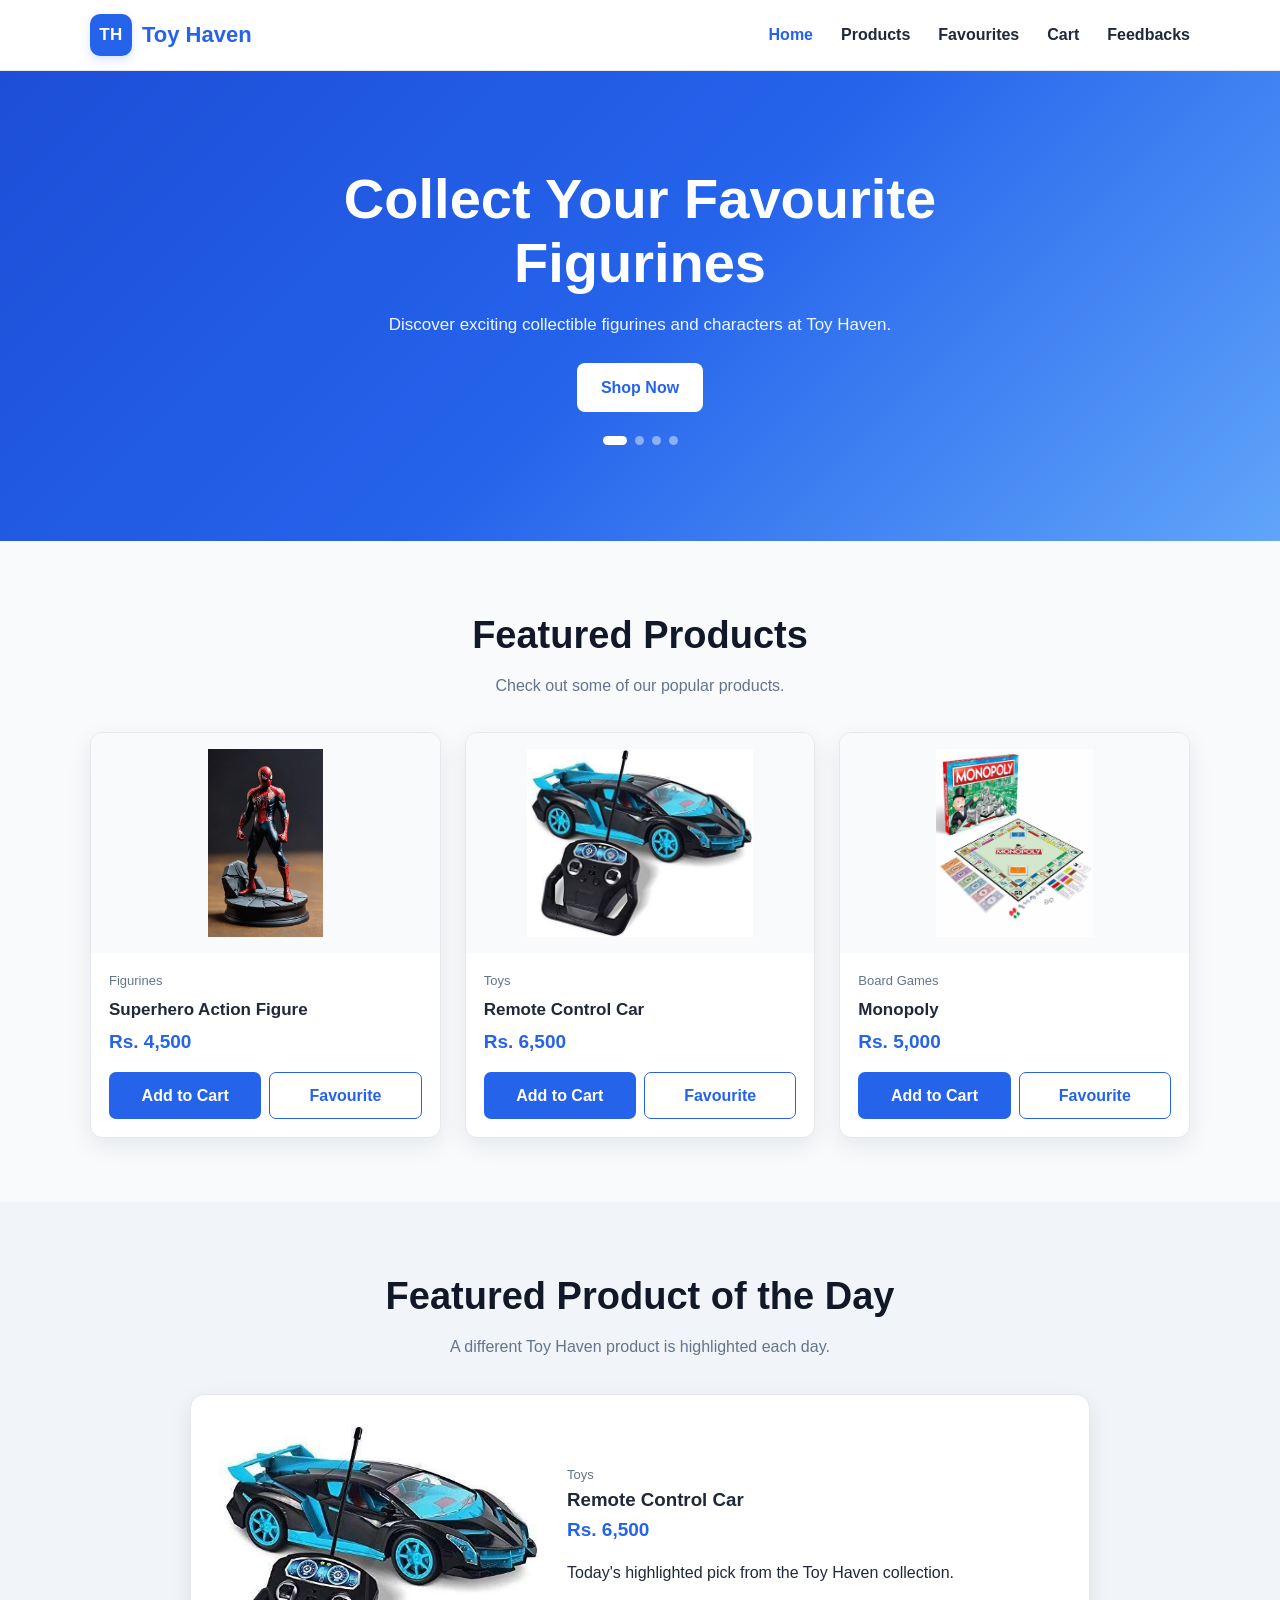
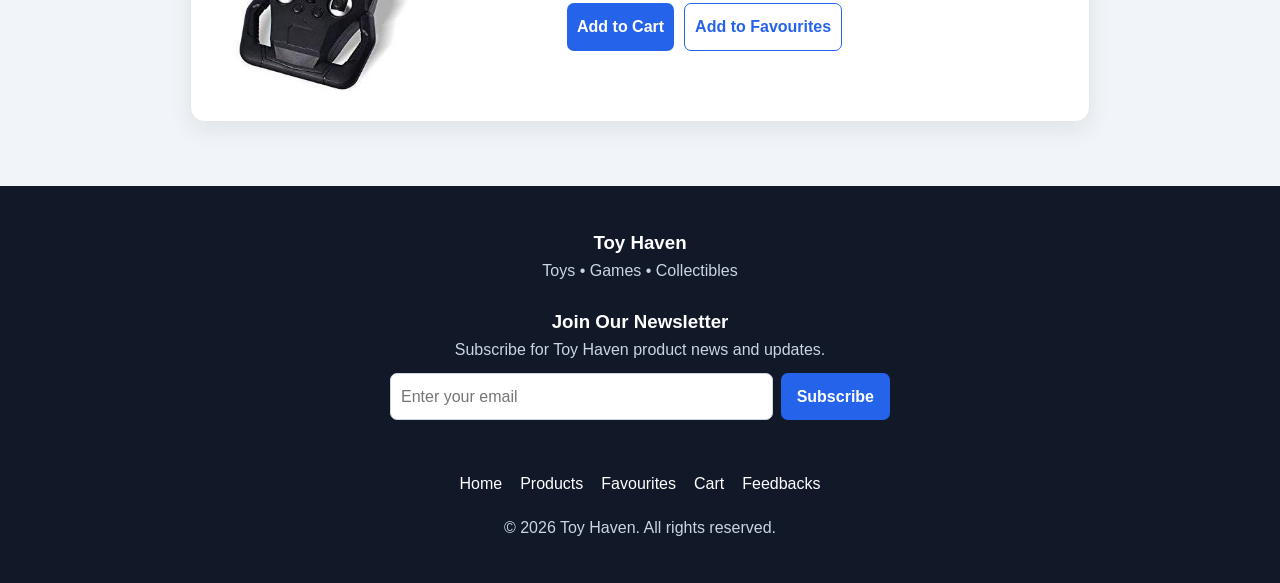
<file: index.html>
<!DOCTYPE html>
<html lang="en">

<head>

    <meta charset="UTF-8">

    <meta
        name="viewport"
        content="width=device-width, initial-scale=1.0"
    >

    <meta
        name="description"
        content="Toy Haven online toy store for figurines, toys, board games and diecast cars."
    >

    <meta
        name="theme-color"
        content="#2563eb"
    >

    <title>Toy Haven | Home</title>

    <link
        rel="stylesheet"
        href="CSS/style.css"
    >

    <link
        rel="icon"
        type="image/svg+xml"
        href="IMAGES/favicon.svg"
    >

    <link
        rel="manifest"
        href="manifest.json"
    >

</head>


<body>


<header>

    <nav class="navbar">

        <a
            class="brand"
            href="index.html"
            aria-label="Toy Haven home"
        >

            <span
                class="brand-logo"
                aria-hidden="true"
            >
                TH
            </span>

            <span class="brand-name">
                Toy Haven
            </span>

        </a>


        <ul class="nav-links">

            <li>
                <a
                    href="index.html"
                    class="active"
                >
                    Home
                </a>
            </li>

            <li>
                <a href="products.html">
                    Products
                </a>
            </li>

            <li>
                <a href="wishlist.html">
                    Favourites
                </a>
            </li>

            <li>
                <a href="cart.html">
                    Cart
                </a>
            </li>

            <li>
                <a href="feedback.html">
                    Feedbacks
                </a>
            </li>

        </ul>


        <button
            class="menu-button"
            id="menuButton"
            type="button"
            aria-label="Open menu"
        >
            ☰
        </button>

    </nav>

</header>



<section class="hero">

    <div class="hero-content">

        <h1 id="heroTitle">
            Collect Your Favourite Figurines
        </h1>

        <p id="heroDescription">
            Discover exciting collectible figurines
            and characters at Toy Haven.
        </p>

        <a
            class="hero-shop-btn"
            href="products.html"
        >
            Shop Now
        </a>


        <div class="hero-dots">

            <span class="hero-dot active"></span>

            <span class="hero-dot"></span>

            <span class="hero-dot"></span>

            <span class="hero-dot"></span>

        </div>

    </div>

</section>



<main>


    <section class="section">

        <div class="container reveal">


            <div class="section-heading">

                <h2>
                    Featured Products
                </h2>

                <p>
                    Check out some of our popular products.
                </p>

            </div>



            <div class="featured-grid">


                <article class="card">

                    <img
                        class="product-image"
                        src="IMAGES/action-figure.jpg"
                        alt="Superhero Action Figure"
                    >

                    <div class="card-body">

                        <p class="product-category">
                            Figurines
                        </p>

                        <h3>
                            Superhero Action Figure
                        </h3>

                        <p class="price">
                            Rs. 4,500
                        </p>


                        <div class="card-actions">

                            <button
                                class="add-cart-btn"
                                type="button"
                                onclick="addToCart(1)"
                            >
                                Add to Cart
                            </button>


                            <button
                                class="add-wishlist-btn"
                                type="button"
                                onclick="addToWishlist(1)"
                            >
                                Favourite
                            </button>

                        </div>

                    </div>

                </article>



                <article class="card">

                    <img
                        class="product-image"
                        src="IMAGES/rc-car.jpg"
                        alt="Remote Control Car"
                    >

                    <div class="card-body">

                        <p class="product-category">
                            Toys
                        </p>

                        <h3>
                            Remote Control Car
                        </h3>

                        <p class="price">
                            Rs. 6,500
                        </p>


                        <div class="card-actions">

                            <button
                                class="add-cart-btn"
                                type="button"
                                onclick="addToCart(3)"
                            >
                                Add to Cart
                            </button>


                            <button
                                class="add-wishlist-btn"
                                type="button"
                                onclick="addToWishlist(3)"
                            >
                                Favourite
                            </button>

                        </div>

                    </div>

                </article>



                <article class="card">

                    <img
                        class="product-image"
                        src="IMAGES/monopoly.jpg"
                        alt="Monopoly Board Game"
                    >

                    <div class="card-body">

                        <p class="product-category">
                            Board Games
                        </p>

                        <h3>
                            Monopoly
                        </h3>

                        <p class="price">
                            Rs. 5,000
                        </p>


                        <div class="card-actions">

                            <button
                                class="add-cart-btn"
                                type="button"
                                onclick="addToCart(5)"
                            >
                                Add to Cart
                            </button>


                            <button
                                class="add-wishlist-btn"
                                type="button"
                                onclick="addToWishlist(5)"
                            >
                                Favourite
                            </button>

                        </div>

                    </div>

                </article>


            </div>

        </div>

    </section>



    <section class="section alt">

        <div class="container reveal">

            <div class="section-heading">

                <h2>
                    Featured Product of the Day
                </h2>

                <p>
                    A different Toy Haven product
                    is highlighted each day.
                </p>

            </div>


            <div id="dailyProductCard"></div>

        </div>

    </section>


</main>



<footer>

    <h3>
        Toy Haven
    </h3>

    <p>
        Toys • Games • Collectibles
    </p>


    <div class="footer-newsletter reveal">

        <h3>
            Join Our Newsletter
        </h3>

        <p>
            Subscribe for Toy Haven product
            news and updates.
        </p>


        <form id="newsletterForm">

            <div class="newsletter-row">

                <input
                    type="email"
                    id="newsletterEmail"
                    placeholder="Enter your email"
                    aria-label="Newsletter email"
                >

                <button type="submit">
                    Subscribe
                </button>

            </div>


            <p
                id="newsletterMessage"
                aria-live="polite"
            ></p>

        </form>

    </div>



    <div class="footer-links">

        <a href="index.html">
            Home
        </a>

        <a href="products.html">
            Products
        </a>

        <a href="wishlist.html">
            Favourites
        </a>

        <a href="cart.html">
            Cart
        </a>

        <a href="feedback.html">
            Feedbacks
        </a>

    </div>


    <p>
        &copy; 2026 Toy Haven.
        All rights reserved.
    </p>

</footer>


<script src="JS/script.js"></script>

<script src="JS/pwa.js"></script>


</body>

</html>
</file>
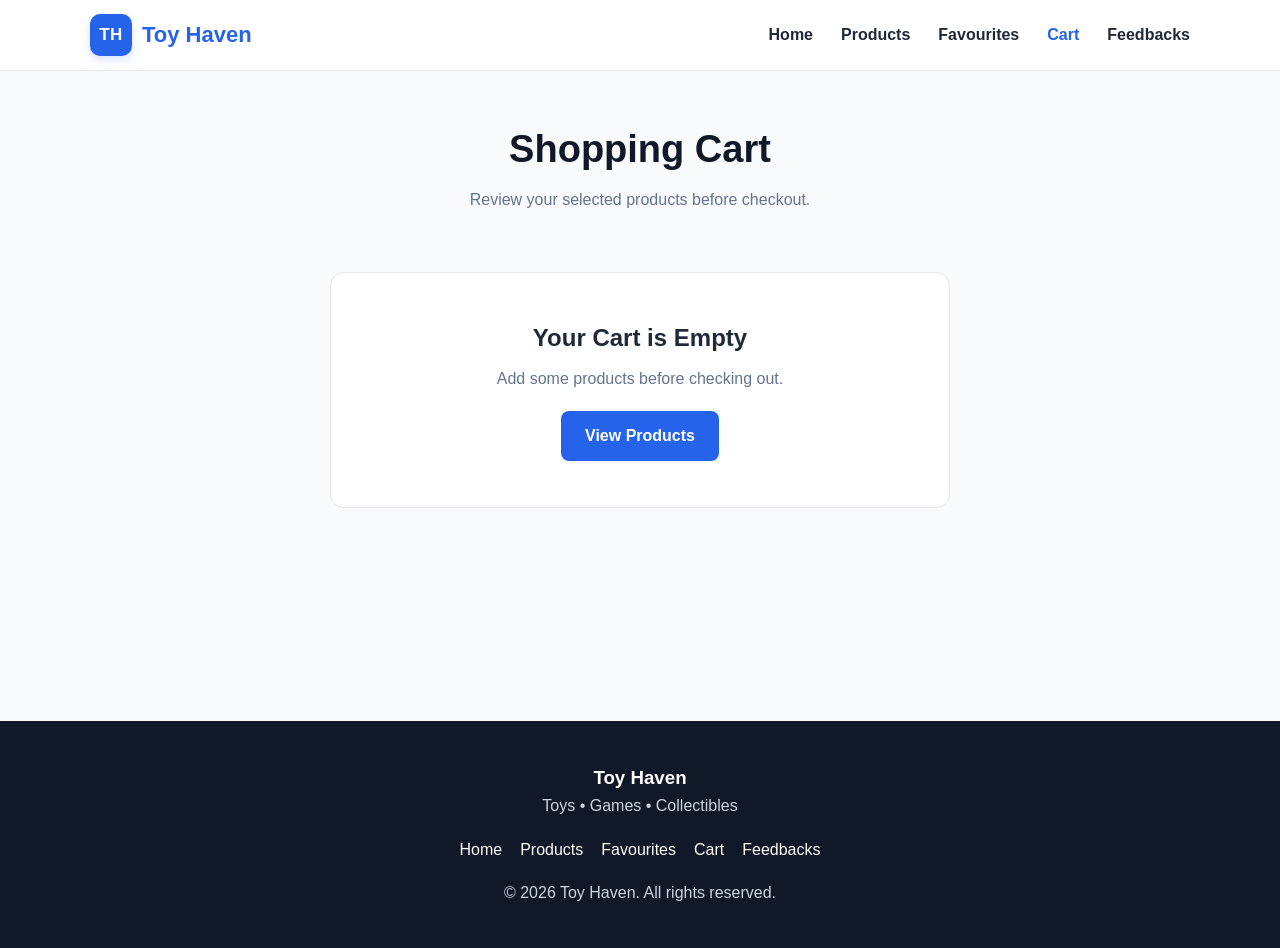
<file: cart.html>
<!DOCTYPE html>
<html lang="en">

<head>

    <meta charset="UTF-8">

    <meta
        name="viewport"
        content="width=device-width, initial-scale=1.0"
    >

    <meta
        name="description"
        content="Review and manage your Toy Haven shopping cart."
    >

    <meta
        name="theme-color"
        content="#2563eb"
    >

    <title>Toy Haven | Cart</title>

    <link
        rel="stylesheet"
        href="CSS/style.css"
    >

    <link
        rel="icon"
        type="image/svg+xml"
        href="IMAGES/favicon.svg"
    >

    <link
        rel="manifest"
        href="manifest.json"
    >

</head>


<body>


<header>

    <nav class="navbar">

        <a
            class="brand"
            href="index.html"
            aria-label="Toy Haven home"
        >

            <span
                class="brand-logo"
                aria-hidden="true"
            >
                TH
            </span>

            <span class="brand-name">
                Toy Haven
            </span>

        </a>


        <ul class="nav-links">

            <li>
                <a href="index.html">
                    Home
                </a>
            </li>

            <li>
                <a href="products.html">
                    Products
                </a>
            </li>

            <li>
                <a href="wishlist.html">
                    Favourites
                </a>
            </li>

            <li>
                <a
                    href="cart.html"
                    class="active"
                >
                    Cart
                </a>
            </li>

            <li>
                <a href="feedback.html">
                    Feedbacks
                </a>
            </li>

        </ul>


        <button
            class="menu-button"
            id="menuButton"
            type="button"
            aria-label="Open menu"
        >
            ☰
        </button>

    </nav>

</header>



<main class="cart-page">


    <div class="page-heading">

        <h1>
            Shopping Cart
        </h1>

        <p>
            Review your selected products
            before checkout.
        </p>

    </div>



    <section id="cartContent">


        <div class="cart-table-wrap reveal">

            <table class="cart-table">

                <thead>

                    <tr>

                        <th>
                            Product
                        </th>

                        <th>
                            Quantity
                        </th>

                        <th>
                            Price
                        </th>

                        <th>
                            Subtotal
                        </th>

                    </tr>

                </thead>

                <tbody id="cartTableBody"></tbody>

            </table>

        </div>



        <div class="cart-summary reveal">

            <button
                class="clear-cart-btn"
                id="clearCartButton"
                type="button"
            >
                Clear Cart
            </button>


            <div class="cart-total">

                <p>
                    Total Price
                </p>

                <h2 id="cartGrandTotal">
                    Rs. 0
                </h2>

                <a
                    class="checkout-btn"
                    href="checkout.html"
                >
                    Proceed to Checkout
                </a>

            </div>

        </div>


    </section>



    <section
        class="empty-state"
        id="cartEmpty"
    >

        <h2>
            Your Cart is Empty
        </h2>

        <p>
            Add some products before checking out.
        </p>

        <a
            class="primary-btn"
            href="products.html"
        >
            View Products
        </a>

    </section>


</main>



<footer>

    <h3>
        Toy Haven
    </h3>

    <p>
        Toys • Games • Collectibles
    </p>

    <div class="footer-links">

        <a href="index.html">
            Home
        </a>

        <a href="products.html">
            Products
        </a>

        <a href="wishlist.html">
            Favourites
        </a>

        <a href="cart.html">
            Cart
        </a>

        <a href="feedback.html">
            Feedbacks
        </a>

    </div>

    <p>
        &copy; 2026 Toy Haven.
        All rights reserved.
    </p>

</footer>


<script src="JS/script.js"></script>

<script src="JS/pwa.js"></script>


</body>

</html>
</file>
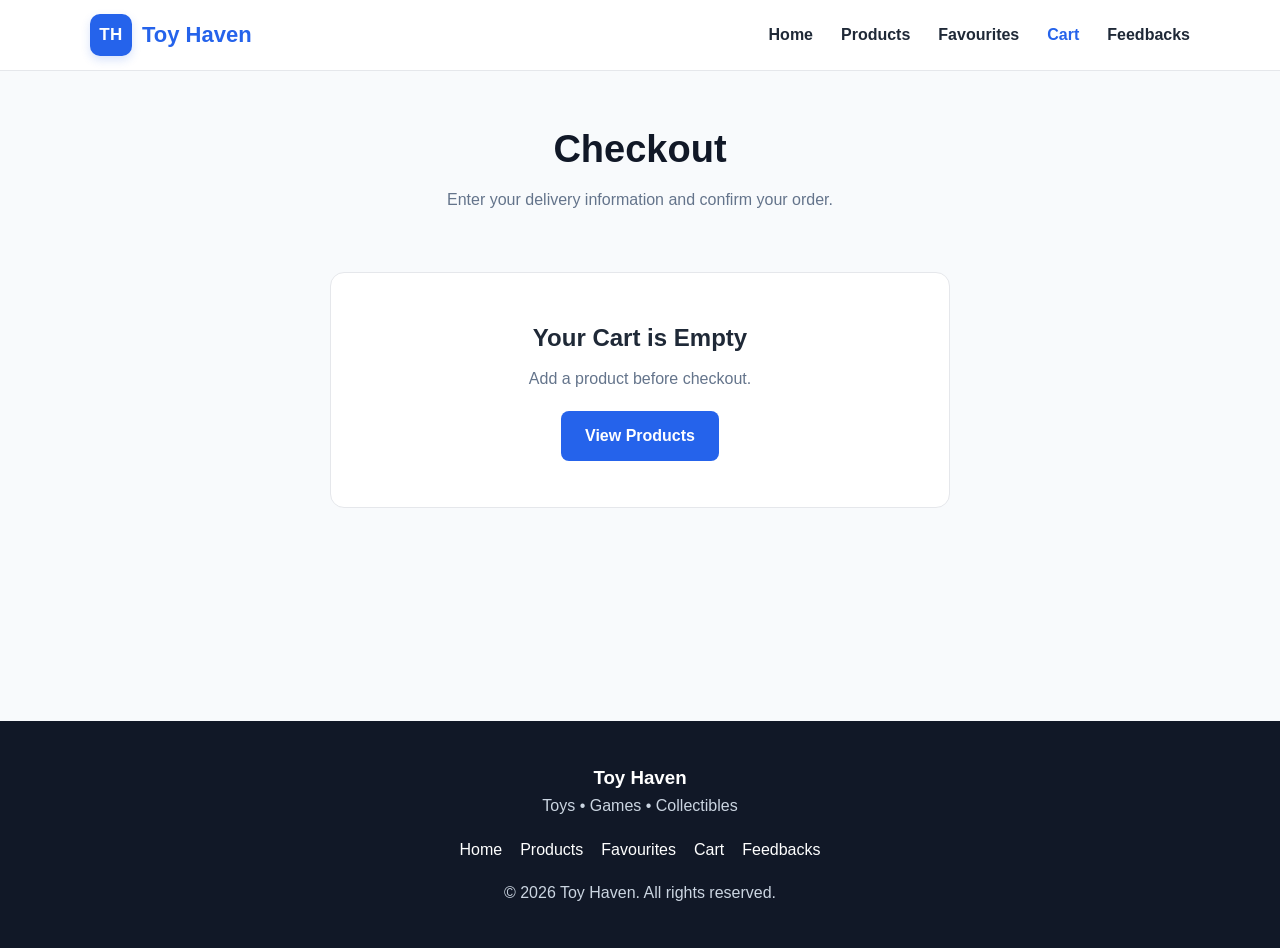
<file: checkout.html>
<!DOCTYPE html>
<html lang="en">

<head>

    <meta charset="UTF-8">

    <meta
        name="viewport"
        content="width=device-width, initial-scale=1.0"
    >

    <meta
        name="description"
        content="Complete your Toy Haven checkout."
    >

    <meta
        name="theme-color"
        content="#2563eb"
    >

    <title>Toy Haven | Checkout</title>

    <link
        rel="stylesheet"
        href="CSS/style.css"
    >

    <link
        rel="icon"
        type="image/svg+xml"
        href="IMAGES/favicon.svg"
    >

    <link
        rel="manifest"
        href="manifest.json"
    >

</head>


<body>


<header>

    <nav class="navbar">

        <a
            class="brand"
            href="index.html"
            aria-label="Toy Haven home"
        >

            <span
                class="brand-logo"
                aria-hidden="true"
            >
                TH
            </span>

            <span class="brand-name">
                Toy Haven
            </span>

        </a>


        <ul class="nav-links">

            <li>
                <a href="index.html">
                    Home
                </a>
            </li>

            <li>
                <a href="products.html">
                    Products
                </a>
            </li>

            <li>
                <a href="wishlist.html">
                    Favourites
                </a>
            </li>

            <li>
                <a
                    href="cart.html"
                    class="active"
                >
                    Cart
                </a>
            </li>

            <li>
                <a href="feedback.html">
                    Feedbacks
                </a>
            </li>

        </ul>


        <button
            class="menu-button"
            id="menuButton"
            type="button"
            aria-label="Open menu"
        >
            ☰
        </button>

    </nav>

</header>



<main class="checkout-page">


    <div class="page-heading">

        <h1>
            Checkout
        </h1>

        <p>
            Enter your delivery information
            and confirm your order.
        </p>

    </div>



    <section
        class="success-box"
        id="checkoutSuccess"
        aria-live="polite"
    >

        <div class="success-icon">
            ✓
        </div>

        <h2>
            Order Successful!
        </h2>

        <p>
            Thank you for shopping with Toy Haven.
        </p>

        <br>

        <a
            class="primary-btn"
            href="products.html"
        >
            Continue Shopping
        </a>

    </section>



    <section
        class="empty-state"
        id="checkoutEmpty"
    >

        <h2>
            Your Cart is Empty
        </h2>

        <p>
            Add a product before checkout.
        </p>

        <a
            class="primary-btn"
            href="products.html"
        >
            View Products
        </a>

    </section>



    <section
        class="checkout-content"
        id="checkoutContent"
    >


        <div class="panel reveal">

            <h2>
                Shipping Information
            </h2>


            <form
                id="checkoutForm"
                novalidate
            >


                <div class="form-group">

                    <label for="fullName">
                        Full Name
                    </label>

                    <input
                        id="fullName"
                        type="text"
                        placeholder="Enter your full name"
                        autocomplete="name"
                    >

                    <small
                        class="form-error"
                        id="nameError"
                    ></small>

                </div>



                <div class="form-group">

                    <label for="checkoutEmail">
                        Email
                    </label>

                    <input
                        id="checkoutEmail"
                        type="email"
                        placeholder="Enter your email"
                        autocomplete="email"
                    >

                    <small
                        class="form-error"
                        id="emailError"
                    ></small>

                </div>



                <div class="form-group">

                    <label for="deliveryAddress">
                        Delivery Address
                    </label>

                    <textarea
                        id="deliveryAddress"
                        rows="5"
                        placeholder="Enter your delivery address"
                        autocomplete="street-address"
                    ></textarea>

                    <small
                        class="form-error"
                        id="addressError"
                    ></small>

                </div>



                <div class="form-group">

                    <p class="payment-title">
                        Payment Method
                    </p>


                    <div class="payment-options">

                        <label class="payment-option">

                            <input
                                type="radio"
                                name="paymentMethod"
                                value="Card"
                            >

                            Card Payment

                        </label>


                        <label class="payment-option">

                            <input
                                type="radio"
                                name="paymentMethod"
                                value="Cash on Delivery"
                            >

                            Cash on Delivery

                        </label>

                    </div>


                    <small
                        class="form-error"
                        id="paymentError"
                    ></small>

                </div>



                <button
                    class="place-order-btn"
                    type="submit"
                >
                    Place Order
                </button>


            </form>

        </div>



        <aside class="panel reveal">

            <h2>
                Order Summary
            </h2>

            <div id="checkoutItems"></div>


            <div class="checkout-row">

                <span>
                    Items
                </span>

                <strong id="checkoutItemCount">
                    0
                </strong>

            </div>


            <div class="checkout-row total">

                <span>
                    Total
                </span>

                <span id="checkoutTotal">
                    Rs. 0
                </span>

            </div>

        </aside>


    </section>


</main>



<footer>

    <h3>
        Toy Haven
    </h3>

    <p>
        Toys • Games • Collectibles
    </p>


    <div class="footer-links">

        <a href="index.html">
            Home
        </a>

        <a href="products.html">
            Products
        </a>

        <a href="wishlist.html">
            Favourites
        </a>

        <a href="cart.html">
            Cart
        </a>

        <a href="feedback.html">
            Feedbacks
        </a>

    </div>


    <p>
        &copy; 2026 Toy Haven.
        All rights reserved.
    </p>

</footer>


<script src="JS/script.js"></script>

<script src="JS/pwa.js"></script>


</body>

</html>
</file>
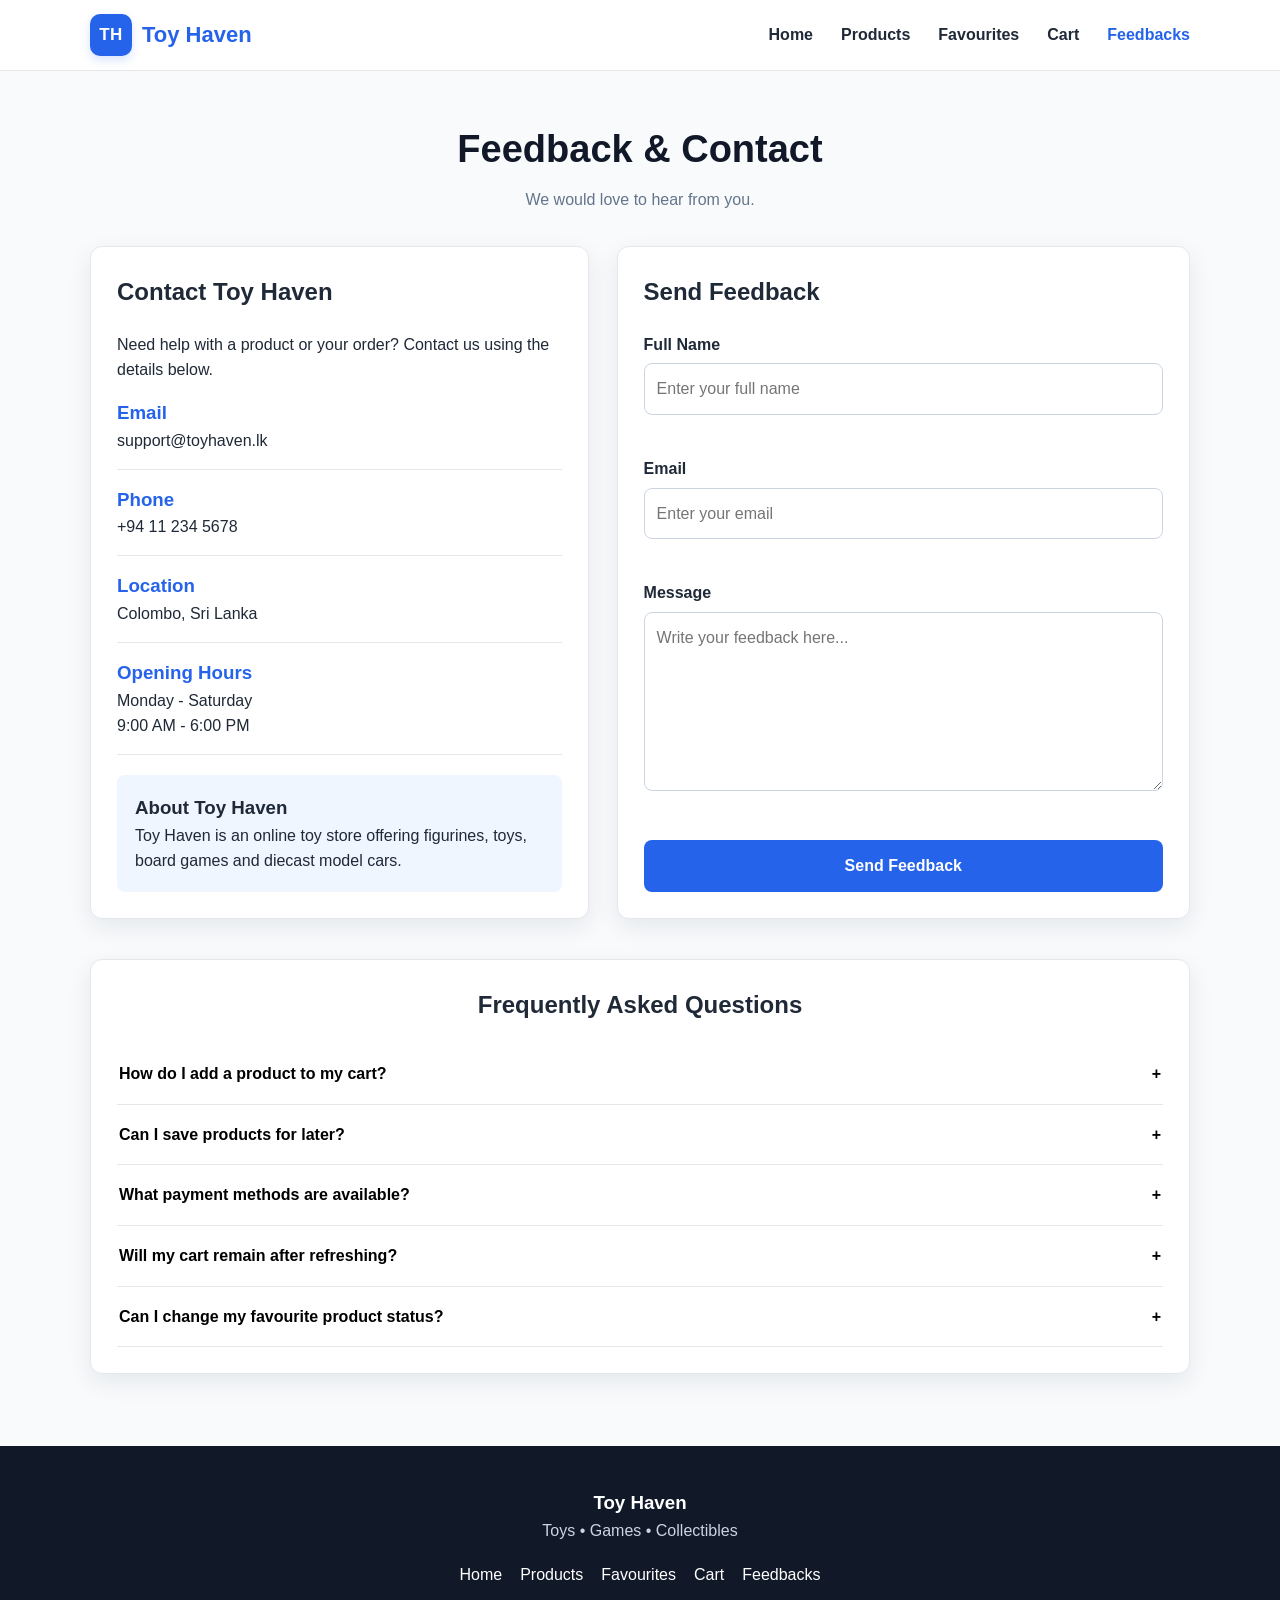
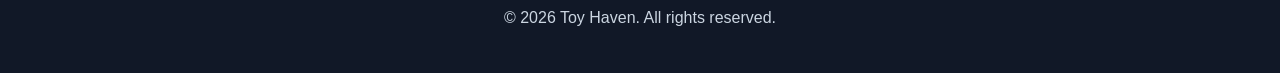
<file: feedback.html>
<!DOCTYPE html>
<html lang="en">

<head>

    <meta charset="UTF-8">

    <meta
        name="viewport"
        content="width=device-width, initial-scale=1.0"
    >

    <meta
        name="description"
        content="Contact Toy Haven, submit feedback and read frequently asked questions."
    >

    <meta
        name="theme-color"
        content="#2563eb"
    >

    <title>Toy Haven | Feedback</title>

    <link
        rel="stylesheet"
        href="CSS/style.css"
    >

    <link
        rel="icon"
        type="image/svg+xml"
        href="IMAGES/favicon.svg"
    >

    <link
        rel="manifest"
        href="manifest.json"
    >

</head>


<body>


    <!-- =========================================
         NAVIGATION
    ========================================== -->

    <header>

        <nav class="navbar">

            <a
                class="brand"
                href="index.html"
                aria-label="Toy Haven home"
            >

                <span
                    class="brand-logo"
                    aria-hidden="true"
                >
                    TH
                </span>

                <span class="brand-name">
                    Toy Haven
                </span>

            </a>


            <ul class="nav-links">

                <li>
                    <a href="index.html">
                        Home
                    </a>
                </li>

                <li>
                    <a href="products.html">
                        Products
                    </a>
                </li>

                <li>
                    <a href="wishlist.html">
                        Favourites
                    </a>
                </li>

                <li>
                    <a href="cart.html">
                        Cart
                    </a>
                </li>

                <li>
                    <a
                        href="feedback.html"
                        class="active"
                    >
                        Feedbacks
                    </a>
                </li>

            </ul>


            <button
                class="menu-button"
                id="menuButton"
                type="button"
                aria-label="Open menu"
            >
                ☰
            </button>

        </nav>

    </header>



    <!-- =========================================
         FEEDBACK PAGE
    ========================================== -->

    <main class="feedback-page">


        <div class="page-heading">

            <h1>
                Feedback &amp; Contact
            </h1>

            <p>
                We would love to hear from you.
            </p>

        </div>



        <section class="feedback-main">


            <!-- CONTACT INFORMATION -->

            <div class="panel reveal">

                <h2>
                    Contact Toy Haven
                </h2>

                <p>
                    Need help with a product or your order?
                    Contact us using the details below.
                </p>


                <div class="contact-item">

                    <h3>
                        Email
                    </h3>

                    <p>
                        support@toyhaven.lk
                    </p>

                </div>


                <div class="contact-item">

                    <h3>
                        Phone
                    </h3>

                    <p>
                        +94 11 234 5678
                    </p>

                </div>


                <div class="contact-item">

                    <h3>
                        Location
                    </h3>

                    <p>
                        Colombo, Sri Lanka
                    </p>

                </div>


                <div class="contact-item">

                    <h3>
                        Opening Hours
                    </h3>

                    <p>
                        Monday - Saturday
                    </p>

                    <p>
                        9:00 AM - 6:00 PM
                    </p>

                </div>


                <div class="about-box">

                    <h3>
                        About Toy Haven
                    </h3>

                    <p>
                        Toy Haven is an online toy store
                        offering figurines, toys,
                        board games and diecast model cars.
                    </p>

                </div>

            </div>



            <!-- FEEDBACK FORM -->

            <div class="panel reveal">

                <h2>
                    Send Feedback
                </h2>


                <form
                    id="feedbackForm"
                    novalidate
                >


                    <div class="feedback-form-group">

                        <label for="feedbackName">
                            Full Name
                        </label>

                        <input
                            id="feedbackName"
                            type="text"
                            placeholder="Enter your full name"
                            autocomplete="name"
                        >

                        <small
                            class="feedback-error"
                            id="feedbackNameError"
                        ></small>

                    </div>



                    <div class="feedback-form-group">

                        <label for="feedbackEmail">
                            Email
                        </label>

                        <input
                            id="feedbackEmail"
                            type="email"
                            placeholder="Enter your email"
                            autocomplete="email"
                        >

                        <small
                            class="feedback-error"
                            id="feedbackEmailError"
                        ></small>

                    </div>



                    <div class="feedback-form-group">

                        <label for="feedbackMessage">
                            Message
                        </label>

                        <textarea
                            id="feedbackMessage"
                            rows="6"
                            placeholder="Write your feedback here..."
                        ></textarea>

                        <small
                            class="feedback-error"
                            id="feedbackMessageError"
                        ></small>

                    </div>



                    <button
                        class="feedback-submit-btn"
                        type="submit"
                    >
                        Send Feedback
                    </button>

                </form>



                <div
                    class="feedback-success"
                    id="feedbackSuccess"
                    aria-live="polite"
                >

                    <strong>
                        Thank you!
                    </strong>

                    <p>
                        Your feedback has been
                        submitted successfully.
                    </p>

                </div>

            </div>


        </section>



        <!-- =====================================
             FAQ
        ====================================== -->

        <section class="panel faq-section reveal">

            <h2 style="text-align: center;">
                Frequently Asked Questions
            </h2>



            <div class="faq-item">

                <button
                    class="faq-question"
                    type="button"
                    aria-expanded="false"
                >

                    <span>
                        How do I add a product to my cart?
                    </span>

                    <span class="faq-symbol">
                        +
                    </span>

                </button>


                <div class="faq-answer">

                    <p>
                        Go to the Products page and
                        click Add to Cart on the
                        product you want.
                    </p>

                </div>

            </div>



            <div class="faq-item">

                <button
                    class="faq-question"
                    type="button"
                    aria-expanded="false"
                >

                    <span>
                        Can I save products for later?
                    </span>

                    <span class="faq-symbol">
                        +
                    </span>

                </button>


                <div class="faq-answer">

                    <p>
                        Yes. Click the Favourite button
                        to save the product to your
                        Favourites page.
                    </p>

                </div>

            </div>



            <div class="faq-item">

                <button
                    class="faq-question"
                    type="button"
                    aria-expanded="false"
                >

                    <span>
                        What payment methods are available?
                    </span>

                    <span class="faq-symbol">
                        +
                    </span>

                </button>


                <div class="faq-answer">

                    <p>
                        Toy Haven provides Card Payment
                        and Cash on Delivery options
                        during checkout.
                    </p>

                </div>

            </div>



            <div class="faq-item">

                <button
                    class="faq-question"
                    type="button"
                    aria-expanded="false"
                >

                    <span>
                        Will my cart remain after refreshing?
                    </span>

                    <span class="faq-symbol">
                        +
                    </span>

                </button>


                <div class="faq-answer">

                    <p>
                        Yes. The shopping cart is stored
                        in your browser using localStorage.
                    </p>

                </div>

            </div>



            <div class="faq-item">

                <button
                    class="faq-question"
                    type="button"
                    aria-expanded="false"
                >

                    <span>
                        Can I change my favourite product status?
                    </span>

                    <span class="faq-symbol">
                        +
                    </span>

                </button>


                <div class="faq-answer">

                    <p>
                        Yes. Products can be marked as
                        Interested, Owned or Not Interested
                        on the Favourites page.
                    </p>

                </div>

            </div>


        </section>


    </main>



    <!-- =========================================
         FOOTER
    ========================================== -->

    <footer>

        <h3>
            Toy Haven
        </h3>

        <p>
            Toys • Games • Collectibles
        </p>


        <div class="footer-links">

            <a href="index.html">
                Home
            </a>

            <a href="products.html">
                Products
            </a>

            <a href="wishlist.html">
                Favourites
            </a>

            <a href="cart.html">
                Cart
            </a>

            <a href="feedback.html">
                Feedbacks
            </a>

        </div>


        <p>
            &copy; 2026 Toy Haven.
            All rights reserved.
        </p>

    </footer>



    <!-- JAVASCRIPT -->

    <script src="JS/script.js"></script>

    <script src="JS/pwa.js"></script>


</body>

</html>
</file>
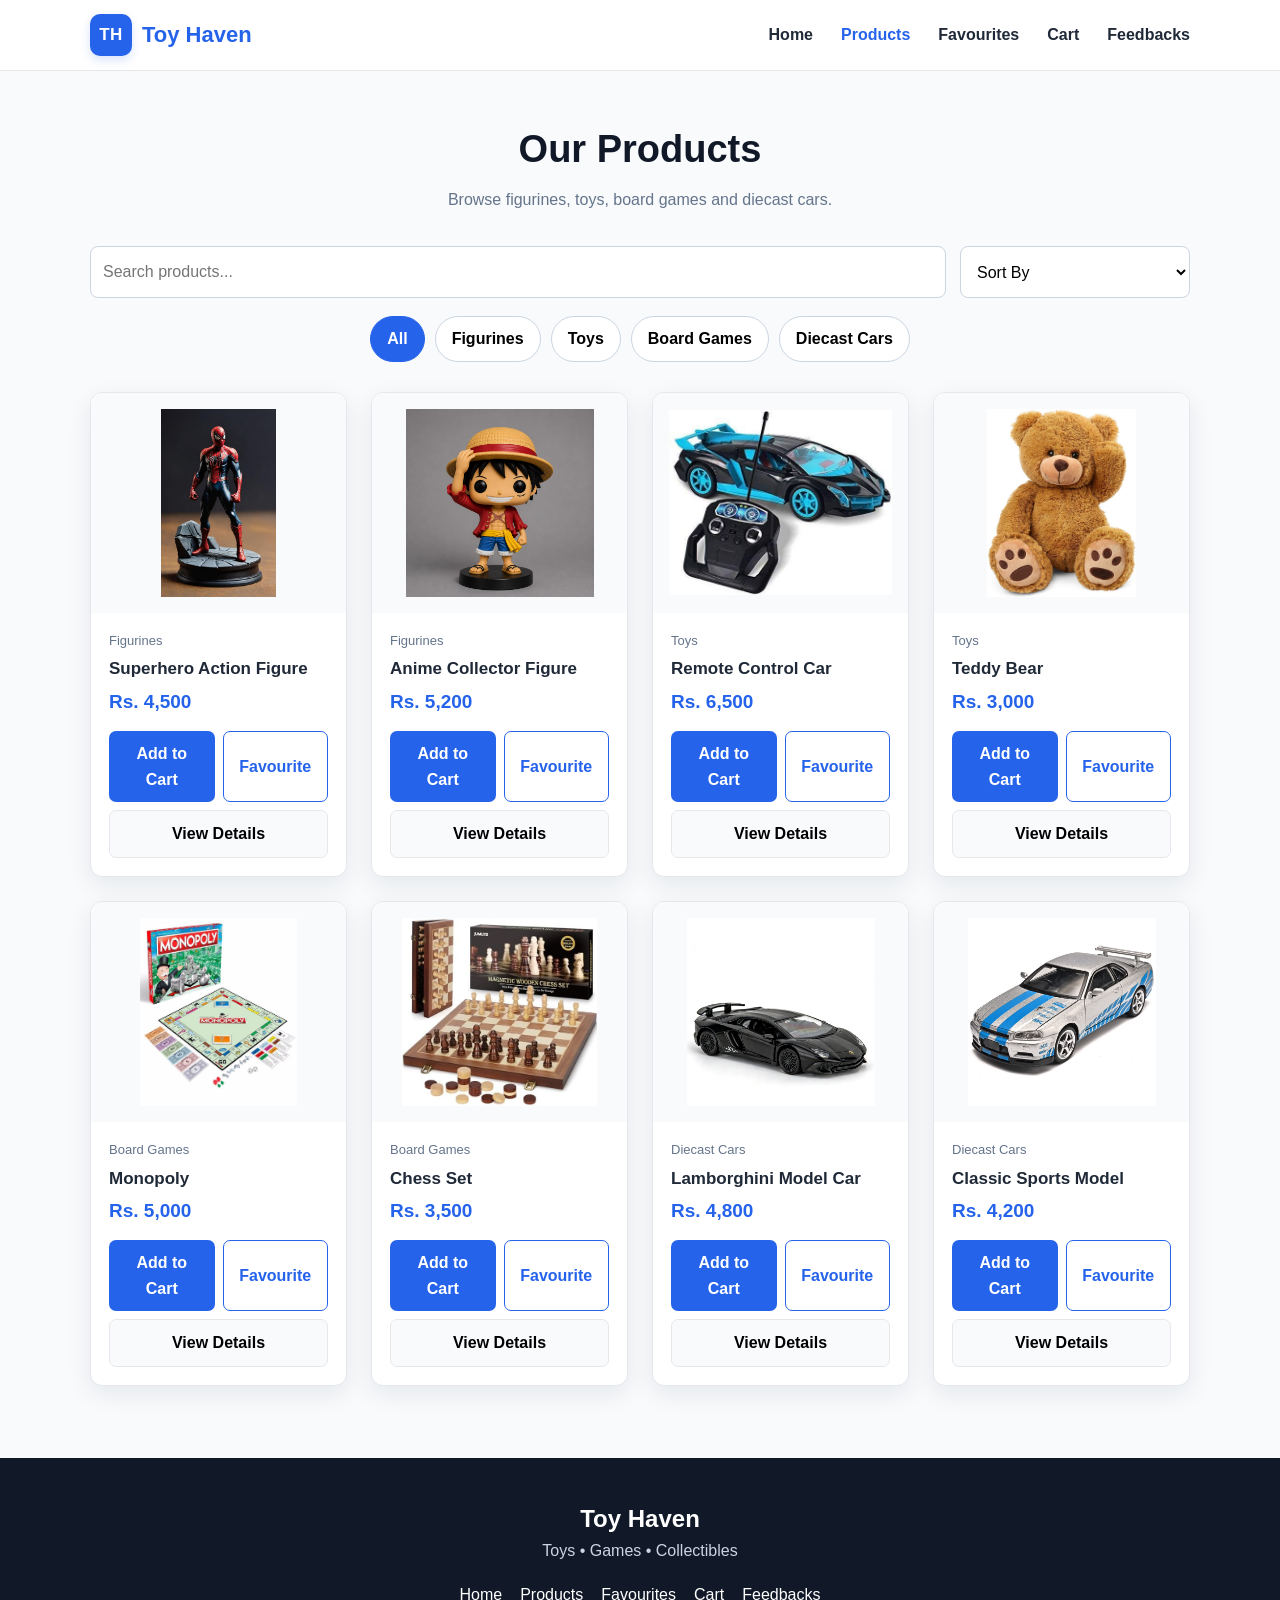
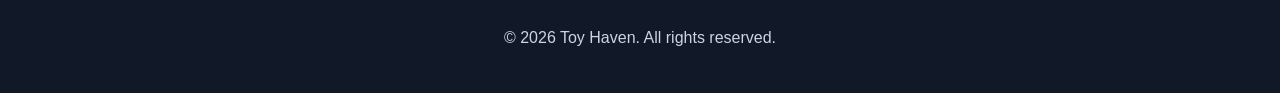
<file: products.html>
<!DOCTYPE html>
<html lang="en">

<head>

    <meta charset="UTF-8">

    <meta
        name="viewport"
        content="width=device-width, initial-scale=1.0"
    >

    <meta
        name="description"
        content="Browse Toy Haven figurines, toys, board games and diecast model cars."
    >

    <meta
        name="theme-color"
        content="#2563eb"
    >

    <title>Toy Haven | Products</title>

    <link
        rel="stylesheet"
        href="CSS/style.css"
    >

    <link
        rel="icon"
        type="image/svg+xml"
        href="IMAGES/favicon.svg"
    >

    <link
        rel="manifest"
        href="manifest.json"
    >

</head>


<body>


    <!-- =========================================
         NAVIGATION
    ========================================== -->

    <header>

        <nav class="navbar">

            <a
                class="brand"
                href="index.html"
                aria-label="Toy Haven home"
            >

                <span
                    class="brand-logo"
                    aria-hidden="true"
                >
                    TH
                </span>

                <span class="brand-name">
                    Toy Haven
                </span>

            </a>


            <ul class="nav-links">

                <li>
                    <a href="index.html">
                        Home
                    </a>
                </li>

                <li>
                    <a
                        href="products.html"
                        class="active"
                    >
                        Products
                    </a>
                </li>

                <li>
                    <a href="wishlist.html">
                        Favourites
                    </a>
                </li>

                <li>
                    <a href="cart.html">
                        Cart
                    </a>
                </li>

                <li>
                    <a href="feedback.html">
                        Feedbacks
                    </a>
                </li>

            </ul>


            <button
                class="menu-button"
                id="menuButton"
                type="button"
                aria-label="Open menu"
            >
                ☰
            </button>

        </nav>

    </header>



    <!-- =========================================
         PRODUCTS PAGE
    ========================================== -->

    <main class="products-page">


        <div class="page-heading">

            <h1>
                Our Products
            </h1>

            <p>
                Browse figurines, toys,
                board games and diecast cars.
            </p>

        </div>



        <!-- SEARCH AND SORT -->

        <div class="products-toolbar">

            <input
                type="search"
                id="searchInput"
                placeholder="Search products..."
                aria-label="Search products"
            >


            <select
                id="sortSelect"
                aria-label="Sort products"
            >

                <option value="default">
                    Sort By
                </option>

                <option value="nameAZ">
                    Name A - Z
                </option>

                <option value="nameZA">
                    Name Z - A
                </option>

                <option value="priceLow">
                    Price: Low to High
                </option>

                <option value="priceHigh">
                    Price: High to Low
                </option>

            </select>

        </div>



        <!-- PRODUCT FILTERS -->

        <div class="filter-buttons">

            <button
                class="filter-btn active"
                type="button"
                data-category="all"
            >
                All
            </button>

            <button
                class="filter-btn"
                type="button"
                data-category="Figurines"
            >
                Figurines
            </button>

            <button
                class="filter-btn"
                type="button"
                data-category="Toys"
            >
                Toys
            </button>

            <button
                class="filter-btn"
                type="button"
                data-category="Board Games"
            >
                Board Games
            </button>

            <button
                class="filter-btn"
                type="button"
                data-category="Diecast Cars"
            >
                Diecast Cars
            </button>

        </div>



        <!-- PRODUCTS ADDED BY JAVASCRIPT -->

        <div
            class="products-grid"
            id="productsGrid"
        >
        </div>


    </main>



    <!-- =========================================
         PRODUCT DETAILS MODAL
    ========================================== -->

    <div
        class="product-modal"
        id="productModal"
        role="dialog"
        aria-modal="true"
        aria-label="Product details"
    >

        <div class="modal-content">

            <button
                class="close-modal"
                id="closeModal"
                type="button"
                aria-label="Close product details"
            >
                &times;
            </button>

            <div id="modalProductContent">
            </div>

        </div>

    </div>



    <!-- =========================================
         FOOTER
    ========================================== -->

    <footer>

        <h2>
            Toy Haven
        </h2>

        <p>
            Toys • Games • Collectibles
        </p>


        <div class="footer-links">

            <a href="index.html">
                Home
            </a>

            <a href="products.html">
                Products
            </a>

            <a href="wishlist.html">
                Favourites
            </a>

            <a href="cart.html">
                Cart
            </a>

            <a href="feedback.html">
                Feedbacks
            </a>

        </div>


        <p>
            &copy; 2026 Toy Haven.
            All rights reserved.
        </p>

    </footer>



    <!-- JAVASCRIPT -->

    <script src="JS/script.js"></script>

    <script src="JS/pwa.js"></script>


</body>

</html>
</file>
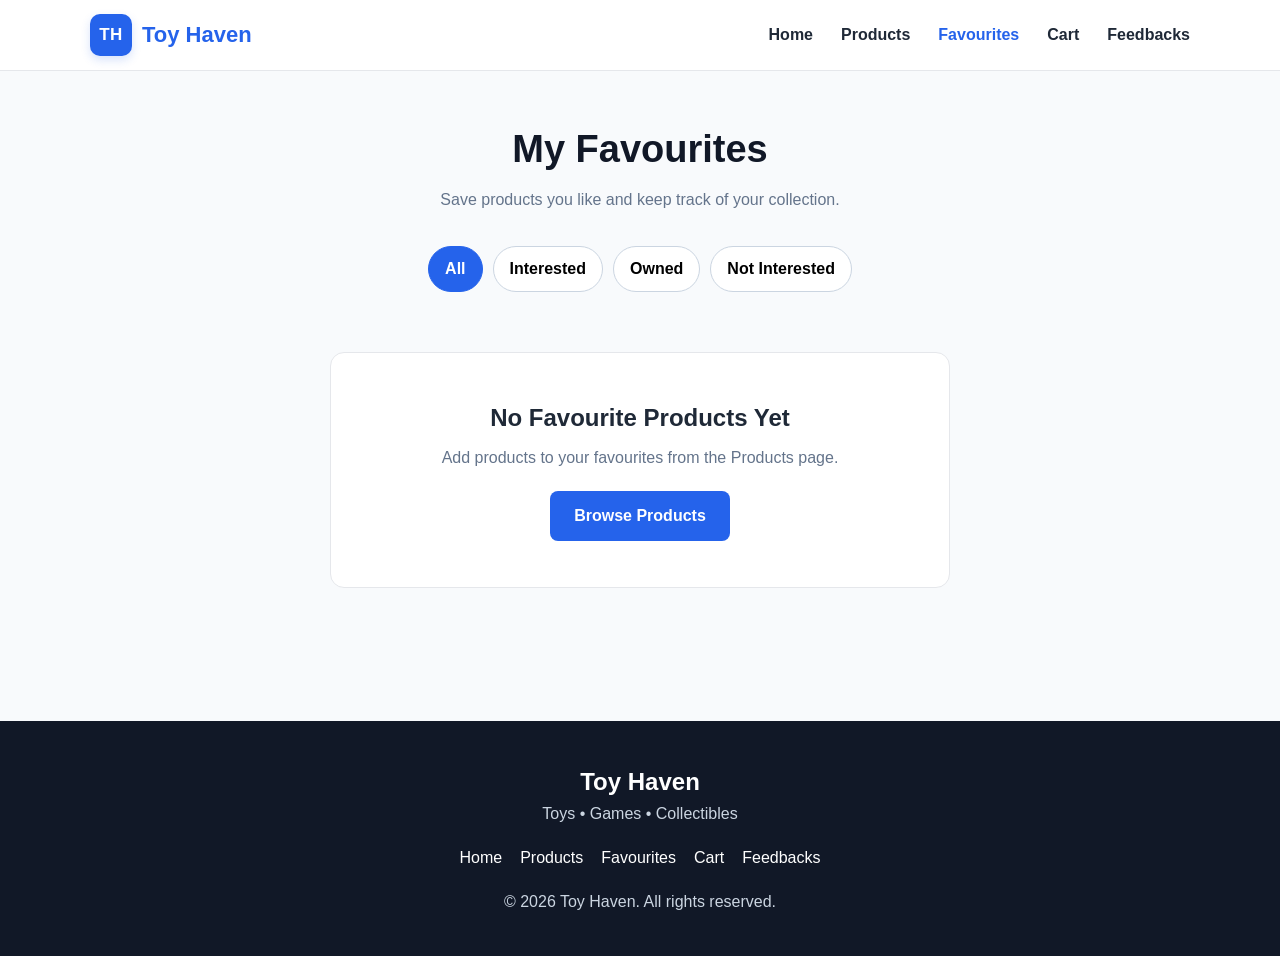
<file: wishlist.html>
<!DOCTYPE html>
<html lang="en">

<head>

    <meta charset="UTF-8">

    <meta
        name="viewport"
        content="width=device-width, initial-scale=1.0"
    >

    <meta
        name="description"
        content="Manage your favourite Toy Haven products and collection status."
    >

    <meta
        name="theme-color"
        content="#2563eb"
    >

    <title>Toy Haven | Favourites</title>

    <link
        rel="stylesheet"
        href="CSS/style.css"
    >

    <link
        rel="icon"
        type="image/svg+xml"
        href="IMAGES/favicon.svg"
    >

    <link
        rel="manifest"
        href="manifest.json"
    >

</head>


<body>


<header>

    <nav class="navbar">

        <a
            class="brand"
            href="index.html"
            aria-label="Toy Haven home"
        >

            <span
                class="brand-logo"
                aria-hidden="true"
            >
                TH
            </span>

            <span class="brand-name">
                Toy Haven
            </span>

        </a>


        <ul class="nav-links">

            <li>
                <a href="index.html">
                    Home
                </a>
            </li>

            <li>
                <a href="products.html">
                    Products
                </a>
            </li>

            <li>
                <a
                    href="wishlist.html"
                    class="active"
                >
                    Favourites
                </a>
            </li>

            <li>
                <a href="cart.html">
                    Cart
                </a>
            </li>

            <li>
                <a href="feedback.html">
                    Feedbacks
                </a>
            </li>

        </ul>


        <button
            class="menu-button"
            id="menuButton"
            type="button"
            aria-label="Open menu"
        >
            ☰
        </button>

    </nav>

</header>



<main class="wishlist-page">


    <div class="page-heading">

        <h1>
            My Favourites
        </h1>

        <p>
            Save products you like
            and keep track of your collection.
        </p>

    </div>



    <div class="wishlist-filters">

        <button
            class="wishlist-filter active"
            type="button"
            data-status="all"
        >
            All
        </button>

        <button
            class="wishlist-filter"
            type="button"
            data-status="Interested"
        >
            Interested
        </button>

        <button
            class="wishlist-filter"
            type="button"
            data-status="Owned"
        >
            Owned
        </button>

        <button
            class="wishlist-filter"
            type="button"
            data-status="Not Interested"
        >
            Not Interested
        </button>

    </div>



    <div
        class="empty-state"
        id="wishlistEmpty"
    >

        <h2>
            No Favourite Products Yet
        </h2>

        <p>
            Add products to your favourites
            from the Products page.
        </p>

        <a
            class="primary-btn"
            href="products.html"
        >
            Browse Products
        </a>

    </div>



    <div
        class="empty-state"
        id="wishlistNoResults"
    >

        <h2>
            No Products Found
        </h2>

        <p>
            No favourite products have this status.
        </p>

    </div>



    <div
        class="wishlist-grid"
        id="wishlistGrid"
    >
    </div>


</main>



<footer>

    <h2>
        Toy Haven
    </h2>

    <p>
        Toys • Games • Collectibles
    </p>


    <div class="footer-links">

        <a href="index.html">
            Home
        </a>

        <a href="products.html">
            Products
        </a>

        <a href="wishlist.html">
            Favourites
        </a>

        <a href="cart.html">
            Cart
        </a>

        <a href="feedback.html">
            Feedbacks
        </a>

    </div>


    <p>
        &copy; 2026 Toy Haven.
        All rights reserved.
    </p>

</footer>


<script src="JS/script.js"></script>

<script src="JS/pwa.js"></script>


</body>

</html>
</file>
<file: CSS/style.css>
:root {
    --blue: #2563eb;
    --blue-dark: #1d4ed8;
    --dark: #111827;
    --text: #1f2937;
    --muted: #64748b;
    --line: #e5e7eb;
    --background: #f8fafc;
    --danger: #dc2626;
}


/* RESET */

* {
    box-sizing: border-box;
    margin: 0;
    padding: 0;
}


html {
    scroll-behavior: smooth;
}


body {
    font-family: Arial, Helvetica, sans-serif;

    background: var(--background);

    color: var(--text);

    line-height: 1.6;
}


img {
    display: block;
    max-width: 100%;
}


button,
input,
select,
textarea {
    font: inherit;
}


button {
    cursor: pointer;
}


/* NAVBAR */

header {
    position: sticky;

    top: 0;

    z-index: 1000;

    background: white;

    border-bottom: 1px solid var(--line);
}


.navbar {
    width: min(
        1100px,
        calc(100% - 40px)
    );

    min-height: 70px;

    margin: auto;

    display: flex;

    align-items: center;

    justify-content: space-between;

    position: relative;
}


/* LOGO */

.brand {
    display: inline-flex;

    align-items: center;

    gap: 10px;

    text-decoration: none;
}


.brand-logo {
    width: 42px;

    height: 42px;

    display: flex;

    align-items: center;

    justify-content: center;

    flex-shrink: 0;

    border-radius: 10px;

    background: var(--blue);

    color: white;

    font-size: 17px;

    font-weight: bold;

    letter-spacing: 0.5px;

    box-shadow:
        0 4px 10px
        rgba(37, 99, 235, 0.18);
}


.brand-name {
    color: var(--blue);

    font-size: 22px;

    font-weight: bold;
}


/* NAVIGATION LINKS */

.nav-links {
    list-style: none;

    display: flex;

    align-items: center;

    gap: 28px;
}


.nav-links a {
    text-decoration: none;

    color: var(--text);

    font-weight: bold;

    transition: 0.3s;
}


.nav-links a:hover,
.nav-links a.active {
    color: var(--blue);
}


.menu-button {
    display: none;

    border: none;

    background: transparent;

    color: var(--dark);

    font-size: 28px;

    transition: 0.3s;
}


.menu-button.active {
    transform: rotate(90deg);

    color: var(--blue);
}


/* HERO */

.hero {
    min-height: 470px;

    display: grid;

    place-items: center;

    padding: 60px 20px;

    text-align: center;

    background:
        linear-gradient(
            135deg,
            #1d4ed8,
            #2563eb,
            #60a5fa
        );

    color: white;
}


.hero-content {
    max-width: 760px;
}


.hero h1 {
    margin-bottom: 15px;

    color: white;

    font-size:
        clamp(
            36px,
            6vw,
            56px
        );

    line-height: 1.15;

    transition: 0.3s;
}


.hero p {
    max-width: 650px;

    margin:
        0 auto 25px;

    color: #eff6ff;

    font-size: 17px;

    transition: 0.3s;
}


.hero-text-hide {
    opacity: 0;

    transform:
        translateY(10px);
}


.hero-shop-btn {
    display: inline-block;

    padding:
        12px 24px;

    border-radius: 8px;

    background: white;

    color: var(--blue);

    text-decoration: none;

    font-weight: bold;
}


.hero-dots {
    margin-top: 24px;

    display: flex;

    justify-content: center;

    gap: 8px;
}


.hero-dot {
    width: 9px;

    height: 9px;

    border-radius: 999px;

    background:
        rgba(
            255,
            255,
            255,
            0.45
        );

    transition: 0.3s;
}


.hero-dot.active {
    width: 24px;

    background: white;
}


/* GENERAL SECTIONS */

.section {
    padding: 64px 0;
}


.section.alt {
    background: #f1f5f9;
}


.container {
    width: min(
        1100px,
        calc(100% - 40px)
    );

    margin: auto;
}


.section-heading,
.page-heading {
    margin-bottom: 34px;

    text-align: center;
}


.section-heading h2,
.page-heading h1 {
    margin-bottom: 7px;

    color: var(--dark);

    font-size:
        clamp(
            29px,
            4vw,
            38px
        );
}


.section-heading p,
.page-heading p {
    color: var(--muted);
}


/* PRODUCT CARDS */

.featured-grid,
.products-grid,
.wishlist-grid {
    display: grid;

    gap: 24px;
}


.featured-grid {
    grid-template-columns:
        repeat(3, 1fr);
}


.products-grid {
    grid-template-columns:
        repeat(4, 1fr);
}


.wishlist-grid {
    grid-template-columns:
        repeat(3, 1fr);
}


.card,
.panel {
    background: white;

    border:
        1px solid var(--line);

    border-radius: 12px;

    box-shadow:
        0 8px 24px
        rgba(
            15,
            23,
            42,
            0.08
        );
}


.card {
    overflow: hidden;

    transition: 0.3s;
}


.card:hover {
    transform:
        translateY(-5px);
}


.product-image {
    width: 100%;

    height: 220px;

    object-fit: contain;

    padding: 16px;

    background: #f8fafc;
}


.card-body {
    padding: 18px;
}


.product-category {
    color: var(--muted);

    font-size: 13px;
}


.card h3 {
    margin:
        4px 0;

    font-size: 17px;
}


.price {
    margin-bottom: 14px;

    color: var(--blue);

    font-size: 19px;

    font-weight: bold;
}


.card-actions {
    display: grid;

    grid-template-columns:
        1fr 1fr;

    gap: 8px;
}


.card-actions button,
.view-btn,
.daily-actions button {
    padding: 10px;

    border-radius: 7px;

    font-weight: bold;
}


.add-cart-btn {
    border: none;

    background: var(--blue);

    color: white;
}


.add-cart-btn:hover {
    background: var(--blue-dark);
}


.add-wishlist-btn {
    border:
        1px solid var(--blue);

    background: white;

    color: var(--blue);
}


.view-btn {
    width: 100%;

    margin-top: 8px;

    border:
        1px solid var(--line);

    background: #f8fafc;
}


/* PRODUCT OF DAY */

.daily-card {
    max-width: 900px;

    margin: auto;

    display: grid;

    grid-template-columns:
        320px 1fr;

    gap: 28px;

    align-items: center;

    padding: 28px;

    background: white;

    border:
        1px solid var(--line);

    border-radius: 14px;

    box-shadow:
        0 8px 24px
        rgba(
            15,
            23,
            42,
            0.08
        );
}


.daily-card img {
    width: 100%;

    height: 270px;

    object-fit: contain;
}


.daily-actions {
    display: flex;

    flex-wrap: wrap;

    gap: 10px;

    margin-top: 18px;
}


/* PAGES */

.products-page,
.cart-page,
.checkout-page,
.wishlist-page,
.feedback-page {
    width: min(
        1100px,
        calc(100% - 40px)
    );

    min-height: 650px;

    margin: auto;

    padding:
        48px 0 72px;
}


/* PRODUCTS */

.products-toolbar {
    display: grid;

    grid-template-columns:
        1fr 230px;

    gap: 14px;

    margin-bottom: 18px;
}


.products-toolbar input,
.products-toolbar select,
.form-group input,
.form-group textarea,
.feedback-form-group input,
.feedback-form-group textarea,
.status-select {
    width: 100%;

    padding: 12px;

    border:
        1px solid #cbd5e1;

    border-radius: 8px;

    background: white;
}


.filter-buttons,
.wishlist-filters {
    margin-bottom: 30px;

    display: flex;

    justify-content: center;

    flex-wrap: wrap;

    gap: 10px;
}


.filter-btn,
.wishlist-filter {
    padding:
        9px 16px;

    border:
        1px solid #cbd5e1;

    border-radius: 999px;

    background: white;

    font-weight: bold;
}


.filter-btn.active,
.wishlist-filter.active {
    border-color: var(--blue);

    background: var(--blue);

    color: white;
}


/* MODAL */

.product-modal {
    display: none;

    position: fixed;

    inset: 0;

    z-index: 2000;

    padding: 20px;

    background:
        rgba(
            15,
            23,
            42,
            0.68
        );

    align-items: center;

    justify-content: center;
}


.product-modal.active {
    display: flex;
}


.modal-content {
    width:
        min(
            720px,
            100%
        );

    padding: 28px;

    position: relative;

    background: white;

    border-radius: 14px;
}


.close-modal {
    position: absolute;

    top: 8px;

    right: 14px;

    border: none;

    background: transparent;

    font-size: 32px;
}


.modal-product {
    display: grid;

    grid-template-columns:
        280px 1fr;

    gap: 28px;

    align-items: center;
}


.modal-product img {
    width: 100%;

    height: 270px;

    object-fit: contain;
}


/* CART */

.cart-table-wrap {
    overflow-x: auto;

    background: white;

    border:
        1px solid var(--line);

    border-radius: 12px;
}


.cart-table {
    width: 100%;

    min-width: 760px;

    border-collapse: collapse;
}


.cart-table th,
.cart-table td {
    padding: 16px;

    text-align: left;

    border-bottom:
        1px solid var(--line);
}


.cart-table th {
    background: #f1f5f9;
}


.cart-product {
    display: flex;

    align-items: center;

    gap: 14px;
}


.cart-product img {
    width: 82px;

    height: 82px;

    object-fit: contain;
}


.remove-link {
    border: none;

    background: transparent;

    color: var(--danger);
}


.quantity-control {
    display: inline-flex;

    overflow: hidden;

    border:
        1px solid #cbd5e1;

    border-radius: 8px;
}


.quantity-control button {
    width: 36px;

    height: 36px;

    border: none;

    background: #f8fafc;
}


.quantity-control span {
    width: 38px;

    display: grid;

    place-items: center;

    font-weight: bold;
}


.cart-summary {
    margin-top: 26px;

    padding: 24px;

    display: flex;

    justify-content: space-between;

    align-items: center;

    background: white;

    border:
        1px solid var(--line);

    border-radius: 12px;
}


.clear-cart-btn {
    padding:
        11px 18px;

    border:
        1px solid var(--danger);

    border-radius: 8px;

    background: white;

    color: var(--danger);

    font-weight: bold;
}


.cart-total {
    text-align: right;
}


.cart-total h2 {
    margin:
        4px 0 14px;

    color: var(--blue);
}


.primary-btn,
.checkout-btn {
    display: inline-block;

    padding:
        12px 24px;

    border-radius: 8px;

    background: var(--blue);

    color: white;

    text-decoration: none;

    font-weight: bold;
}


/* EMPTY */

.empty-state {
    display: none;

    max-width: 620px;

    margin:
        60px auto;

    padding:
        46px 24px;

    text-align: center;

    background: white;

    border:
        1px solid var(--line);

    border-radius: 14px;
}


.empty-state p {
    margin:
        8px 0 20px;

    color: var(--muted);
}


/* CHECKOUT */

.checkout-content {
    display: grid;

    grid-template-columns:
        1fr 380px;

    gap: 28px;

    align-items: start;
}


.panel {
    padding: 26px;
}


.panel h2 {
    margin-bottom: 20px;
}


.form-group,
.feedback-form-group {
    margin-bottom: 18px;
}


.form-group label,
.feedback-form-group label,
.payment-title {
    display: block;

    margin-bottom: 6px;

    font-weight: bold;
}


.form-error,
.feedback-error {
    display: block;

    min-height: 18px;

    margin-top: 5px;

    color: var(--danger);

    font-size: 13px;
}


.payment-options {
    display: grid;

    grid-template-columns:
        1fr 1fr;

    gap: 10px;
}


.payment-option {
    padding: 13px;

    border:
        1px solid #cbd5e1;

    border-radius: 8px;

    background: #f8fafc;
}


.place-order-btn,
.feedback-submit-btn {
    width: 100%;

    padding: 13px;

    border: none;

    border-radius: 8px;

    background: var(--blue);

    color: white;

    font-weight: bold;
}


.checkout-item {
    display: grid;

    grid-template-columns:
        58px 1fr auto;

    gap: 10px;

    align-items: center;

    padding:
        11px 0;

    border-bottom:
        1px solid var(--line);
}


.checkout-item img {
    width: 58px;

    height: 58px;

    object-fit: contain;
}


.checkout-row {
    display: flex;

    justify-content: space-between;

    padding:
        14px 0;

    border-bottom:
        1px solid var(--line);
}


.checkout-row.total {
    border-bottom: none;

    color: var(--blue);

    font-size: 19px;

    font-weight: bold;
}


.success-box {
    display: none;

    max-width: 650px;

    margin:
        40px auto;

    padding:
        48px 26px;

    text-align: center;

    background: #ecfdf5;

    border:
        1px solid #86efac;

    border-radius: 14px;
}


.success-box.show {
    display: block;
}


.success-icon {
    width: 70px;

    height: 70px;

    margin:
        0 auto 18px;

    display: grid;

    place-items: center;

    border-radius: 50%;

    background: #22c55e;

    color: white;

    font-size: 32px;
}


/* WISHLIST */

.status-area {
    margin:
        12px 0 14px;
}


.status-area label {
    display: block;

    margin-bottom: 5px;

    font-weight: bold;
}


/* FEEDBACK */

.feedback-main {
    display: grid;

    grid-template-columns:
        1fr 1.15fr;

    gap: 28px;
}


.contact-item {
    padding:
        15px 0;

    border-bottom:
        1px solid var(--line);
}


.contact-item h3 {
    color: var(--blue);
}


.about-box {
    margin-top: 20px;

    padding: 18px;

    background: #eff6ff;

    border-radius: 8px;
}


.feedback-success {
    display: none;

    margin-top: 16px;

    padding: 14px;

    border:
        1px solid #86efac;

    border-radius: 8px;

    background: #ecfdf5;

    color: #15803d;
}


/* FAQ */

.faq-section {
    margin-top: 40px;
}


.faq-item {
    border-bottom:
        1px solid var(--line);
}


.faq-question {
    width: 100%;

    padding:
        17px 2px;

    border: none;

    background: white;

    display: flex;

    justify-content: space-between;

    text-align: left;

    font-weight: bold;
}


.faq-answer {
    display: none;

    padding:
        0 2px 16px;

    color: var(--muted);
}


.faq-item.active
.faq-answer {
    display: block;
}


/* FOOTER */

footer {
    padding:
        42px 20px;

    text-align: center;

    background: #111827;

    color: white;
}


footer p {
    color: #cbd5e1;
}


.footer-links {
    margin:
        18px 0;

    display: flex;

    justify-content: center;

    flex-wrap: wrap;

    gap: 18px;
}


.footer-links a {
    color: white;

    text-decoration: none;
}


.footer-newsletter {
    width:
        min(
            500px,
            100%
        );

    margin:
        24px auto;
}


.newsletter-row {
    display: flex;

    gap: 8px;

    margin-top: 10px;
}


.newsletter-row input {
    flex: 1;

    padding: 10px;

    border:
        1px solid #cbd5e1;

    border-radius: 7px;
}


.newsletter-row button {
    padding:
        10px 16px;

    border: none;

    border-radius: 7px;

    background: var(--blue);

    color: white;

    font-weight: bold;
}


#newsletterMessage {
    min-height: 20px;

    margin-top: 7px;

    font-size: 13px;
}


/* TOAST */

.toast {
    position: fixed;

    right: 20px;

    bottom: 20px;

    z-index: 3000;

    padding:
        13px 16px;

    border-radius: 9px;

    background: #111827;

    color: white;

    opacity: 0;

    transform:
        translateY(15px);

    pointer-events: none;

    transition: 0.25s;
}


.toast.show {
    opacity: 1;

    transform:
        translateY(0);
}


/* SCROLL ANIMATION */

.reveal {
    opacity: 0;

    transform:
        translateY(28px);

    transition:
        0.65s;
}


.reveal.show {
    opacity: 1;

    transform:
        translateY(0);
}


/* TABLET */

@media screen and
(max-width: 900px) {

    .products-grid {
        grid-template-columns:
            repeat(2, 1fr);
    }


    .wishlist-grid {
        grid-template-columns:
            repeat(2, 1fr);
    }


    .checkout-content,
    .feedback-main {
        grid-template-columns:
            1fr;
    }

}


/* SMALL TABLET */

@media screen and
(max-width: 760px) {

    .featured-grid {
        grid-template-columns:
            1fr 1fr;
    }


    .daily-card,
    .modal-product {
        grid-template-columns:
            1fr;

        text-align: center;
    }


    .daily-actions {
        justify-content: center;
    }

}


/* MOBILE */

@media screen and
(max-width: 650px) {

    .menu-button {
        display: block;
    }


    .nav-links {
        position: absolute;

        top: 70px;

        left: 0;

        width: 100%;

        max-height: 0;

        overflow: hidden;

        opacity: 0;

        pointer-events: none;

        flex-direction: column;

        gap: 0;

        background: white;

        transition: 0.3s;
    }


    .nav-links.active {
        max-height: 390px;

        padding:
            12px 18px 18px;

        opacity: 1;

        pointer-events: auto;
    }


    .nav-links li {
        width: 100%;

        text-align: center;
    }


    .nav-links a {
        display: block;

        padding: 10px;
    }


    .featured-grid,
    .products-grid,
    .wishlist-grid,
    .products-toolbar,
    .payment-options {
        grid-template-columns:
            1fr;
    }


    .card-actions {
        grid-template-columns:
            1fr;
    }


    .cart-summary {
        flex-direction: column;
    }


    .cart-total {
        text-align: center;
    }


    .newsletter-row {
        flex-direction: column;
    }

}
</file>
